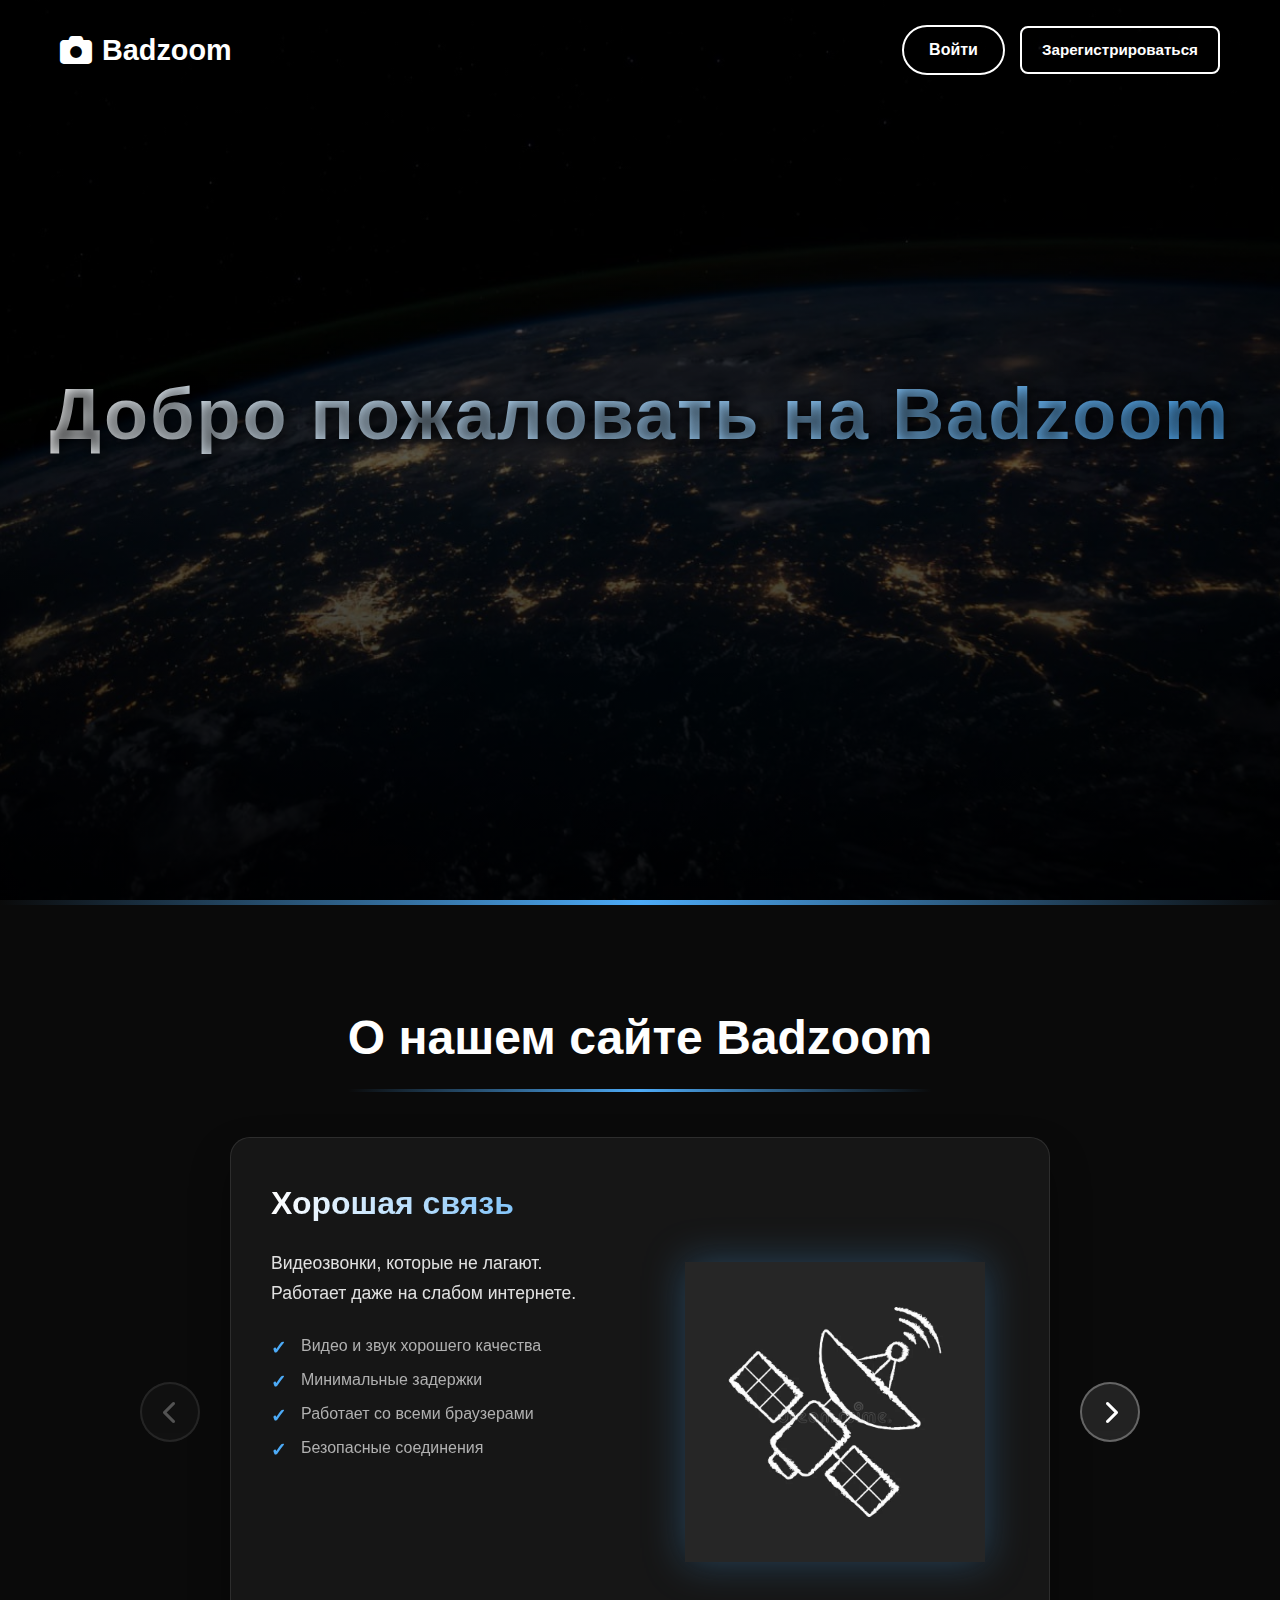
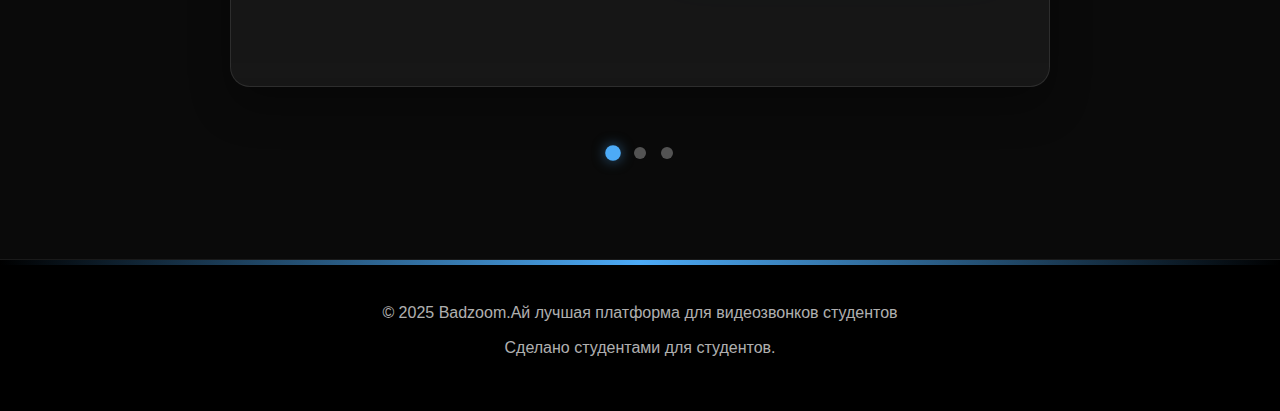
<file: Frontent/index.html>
<!DOCTYPE html>
<html lang="ru">
<head>
    <meta charset="UTF-8">
    <meta name="viewport" content="width=device-width, initial-scale=1.0">
    <title>Badzoom - Главная</title>
    <link rel="preload" href="img/planet.jpg" as="image">
    <link rel="stylesheet" href="css/style.css">
    <link rel="stylesheet" href="https://cdnjs.cloudflare.com/ajax/libs/font-awesome/6.4.0/css/all.min.css">
</head>
<body>
    <section class="parallax-section" id="home">
        <div class="parallax-bg">
            <div class="image-loading">Загрузка ...</div>
        </div>

        <header class="transparent-header">
            <div class="container">
                <div class="nav-left">
                    <a href="#home" class="logo">
                        <i class="fas fa-camera"></i>
                        <span>Badzoom</span>
                    </a>
                </div>

                <div class="nav-right">
                    <div class="auth-buttons">
                        <a href="#login" class="nav-btn login-btn">Войти</a>
                        <a href="#register" class="nav-btn register-btn">Зарегистрироваться</a>
                    </div>
                </div>
            </div>
        </header>

        <div class="hero-content">
            <h1 class="hero-title">Добро пожаловать на Badzoom</h1>
        </div>
    </section>

    <section class="content-section" id="about">
        <div class="container">
            <h2>О нашем сайте Badzoom</h2>

            <div class="slider-container">
                <button class="slider-btn prev-btn" aria-label="Предыдущая карточка">
                    <i class="fas fa-chevron-left"></i>
                </button>

                <div class="card active">
                    <div class="card-content">
                        <div class="card-text">
                            <h3>Хорошая связь</h3>
                            <p>Видеозвонки, которые не лагают. Работает даже на слабом интернете.</p>
                            <ul>
                                <li>Видео и звук хорошего качества</li>
                                <li>Минимальные задержки</li>
                                <li>Работает со всеми браузерами</li>
                                <li>Безопасные соединения</li>
                            </ul>
                        </div>
                        <div class="card-image">
                            <img src="img/sputnic.png" alt="Спутниковая связь" class="feature-image">
                        </div>
                    </div>
                </div>

                <div class="card">
                    <div class="card-content">
                        <div class="card-text">
                            <h3>Для студентов</h3>
                            <p>Площадка, где студенты могут общаться и учиться вместе.</p>
                            <ul>
                                <li>Находите одногруппников</li>
                                <li>Групповые звонки до 20 человек</li>
                                <li>Делитесь материалами к учебе</li>
                                <li>Помогайте друг другу с заданиями</li>
                            </ul>
                        </div>
                        <div class="card-image">
                            <img src="img/users.png" alt="Сообщество студентов" class="feature-image">
                        </div>
                    </div>
                </div>

                <div class="card">
                    <div class="card-content">
                        <div class="card-text">
                            <h3>Удобные чаты</h3>
                            <p>Общайтесь не только голосом. Пишите, делитесь файлами, создавайте опросы.</p>
                            <ul>
                                <li>Отправка сообщений и ссылок</li>
                                <li>Создание опросов</li>
                                <li>Открытые чаты во время звонков</li>
                            </ul>
                        </div>
                        <div class="card-image">
                            <img src="img/chats.png" alt="Умные чаты" class="feature-image">
                        </div>
                    </div>
                </div>

                <button class="slider-btn next-btn" aria-label="Следующая карточка">
                    <i class="fas fa-chevron-right"></i>
                </button>
            </div>

            <div class="slider-dots">
                <button class="dot active" data-slide="0" aria-label="Перейти к слайду 1"></button>
                <button class="dot" data-slide="1" aria-label="Перейти к слайду 2"></button>
                <button class="dot" data-slide="2" aria-label="Перейти к слайду 3"></button>
            </div>
        </div>
    </section>

    <footer class="footer">
        <div class="container">
            <p>&copy; 2025 Badzoom.Ай лучшая платформа для видеозвонков студентов</p>
            <p>Сделано студентами для студентов.</p>
        </div>
    </footer>

    <script src="js/script.js"></script>
</body>
</html>
</file>
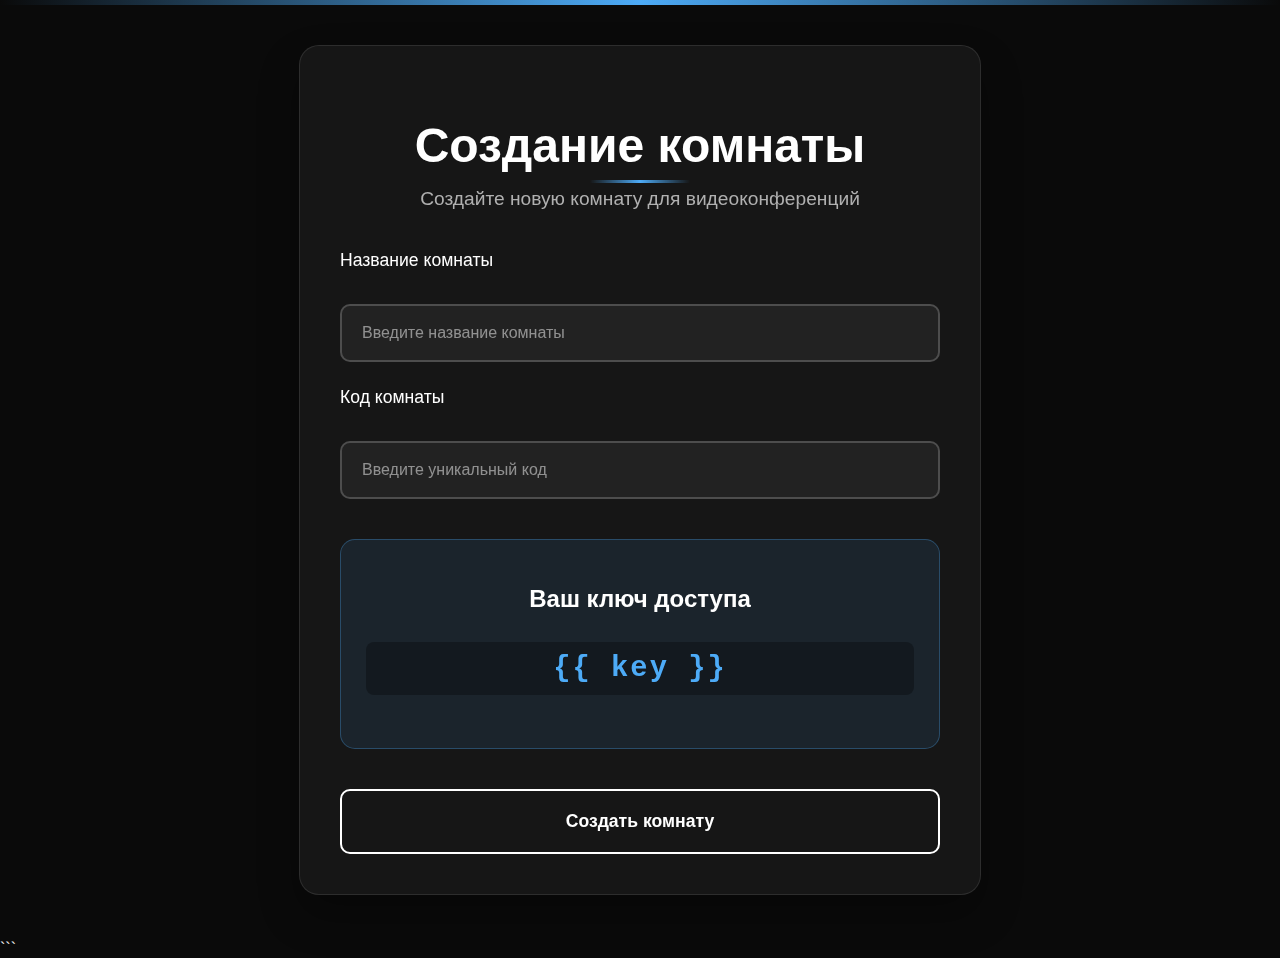
<file: Frontent/create_room.html>
<!DOCTYPE html>
<html lang="ru">
<head>
    <meta charset="UTF-8">
    <meta name="viewport" content="width=device-width, initial-scale=1.0">
    <title>Создание комнаты</title>
    <style>
        body {
            margin: 0;
            padding: 0;
            background-color: #0a0a0a;
            color: #f0f0f0;
            font-family: -apple-system, BlinkMacSystemFont, 'Segoe UI', Roboto, Oxygen, Ubuntu, sans-serif;
            min-height: 100vh;
        }

        .center-container {
            display: flex;
            justify-content: center;
            align-items: center;
            min-height: 100vh;
            padding: 20px;
            position: relative;
        }

        .center-container::before {
            content: '';
            position: absolute;
            top: 0;
            left: 0;
            width: 100%;
            height: 5px;
            background: linear-gradient(to right, transparent, #4dabf7, transparent);
        }

        .createroom-form {
            max-width: 600px;
            width: 100%;
            background: rgba(255, 255, 255, 0.05);
            border-radius: 20px;
            padding: 40px;
            border: 1px solid rgba(255, 255, 255, 0.1);
            backdrop-filter: blur(10px);
            box-shadow: 0 20px 40px rgba(0, 0, 0, 0.3);
        }

        .form-header {
            text-align: center;
            margin-bottom: 40px;
        }

        .form-header h1 {
            font-size: 3rem;
            margin-bottom: 15px;
            color: white;
            position: relative;
            display: inline-block;
        }

        .form-header h1::after {
            content: '';
            position: absolute;
            bottom: -10px;
            left: 50%;
            transform: translateX(-50%);
            width: 100px;
            height: 3px;
            background: linear-gradient(to right, transparent, #4dabf7, transparent);
        }

        .form-header p {
            font-size: 1.2rem;
            color: #b0b0b0;
            max-width: 500px;
            margin: 0 auto;
        }

        .form-group {
            display: flex;
            flex-direction: column;
            gap: 25px;
            margin-bottom: 40px;
        }

        .form-label {
            color: white;
            font-size: 1.1rem;
            font-weight: 500;
            margin-bottom: 8px;
            display: flex;
            align-items: center;
            gap: 10px;
        }

        .label-icon {
            width: 24px;
            height: 24px;
            background: #4dabf7;
            border-radius: 6px;
            position: relative;
        }

        .label-icon::before {
            content: '';
            position: absolute;
            top: 50%;
            left: 50%;
            transform: translate(-50%, -50%);
            width: 12px;
            height: 2px;
            background: white;
        }

        .form-input {
            padding: 18px 20px;
            background: rgba(255, 255, 255, 0.05);
            border: 2px solid rgba(255, 255, 255, 0.2);
            border-radius: 10px;
            color: white;
            font-size: 1rem;
            transition: all 0.3s ease;
            width: 100%;
            box-sizing: border-box;
        }

        .form-input:focus {
            outline: none;
            border-color: #4dabf7;
            background: rgba(255, 255, 255, 0.1);
            box-shadow: 0 0 15px rgba(77, 171, 247, 0.3);
        }

        .form-input::placeholder {
            color: rgba(255, 255, 255, 0.5);
        }

        .key-card {
            background: rgba(77, 171, 247, 0.1);
            border: 1px solid rgba(77, 171, 247, 0.3);
            border-radius: 15px;
            padding: 25px;
            margin-bottom: 40px;
            text-align: center;
            transition: all 0.3s ease;
        }

        .key-card:hover {
            background: rgba(77, 171, 247, 0.15);
            transform: translateY(-2px);
            box-shadow: 0 10px 20px rgba(77, 171, 247, 0.2);
        }

        .key-card h2 {
            color: white;
            font-size: 1.5rem;
            margin-bottom: 15px;
            font-weight: 600;
        }

        .key-card p {
            color: #4dabf7;
            font-size: 1.8rem;
            font-weight: 700;
            font-family: 'Courier New', monospace;
            letter-spacing: 2px;
            padding: 10px;
            background: rgba(0, 0, 0, 0.3);
            border-radius: 8px;
            word-break: break-all;
        }

        .submit-btn {
            width: 100%;
            padding: 20px;
            background: transparent;
            border: 2px solid white;
            border-radius: 10px;
            color: white;
            font-size: 1.1rem;
            font-weight: 600;
            cursor: pointer;
            transition: all 0.3s ease;
            position: relative;
            overflow: hidden;
            z-index: 1;
        }

        .submit-btn::before {
            content: '';
            position: absolute;
            top: 0;
            left: -100%;
            width: 100%;
            height: 100%;
            background: white;
            transition: left 0.3s ease;
            z-index: -1;
        }

        .submit-btn:hover {
            color: black;
        }

        .submit-btn:hover::before {
            left: 0;
        }

        .btn-text {
            position: relative;
            z-index: 2;
        }

        @media (max-width: 768px) {
            .center-container {
                padding: 20px;
                align-items: flex-start;
                padding-top: 80px;
            }

            .form-header h1 {
                font-size: 2.5rem;
            }

            .createroom-form {
                padding: 30px 20px;
                margin: 0;
            }

            .key-card {
                padding: 20px 15px;
            }

            .key-card p {
                font-size: 1.5rem;
            }

            .form-input {
                padding: 16px;
                font-size: 16px;
            }

            .submit-btn {
                padding: 18px;
                font-size: 1rem;
            }
        }

        @media (max-width: 480px) {
            .form-header h1 {
                font-size: 2rem;
            }

            .form-header p {
                font-size: 1rem;
            }

            .createroom-form {
                padding: 25px 15px;
            }

            .key-card h2 {
                font-size: 1.3rem;
            }

            .key-card p {
                font-size: 1.3rem;
            }
        }
    </style>
</head>
<body>
    <div class="center-container">
        <div class="createroom-form">
            <div class="form-header">
                <h1>Создание комнаты</h1>
                <p>Создайте новую комнату для видеоконференций</p>
            </div>

            <form id="createroomForm" action="/create_room" method="post" onsubmit="return validateForm()">
                <div class="form-group">
                    <label for="title" class="form-label">
                        Название комнаты
                    </label>
                    <input type="text" id="title" name="title" class="form-input" placeholder="Введите название комнаты">
                    
                    <label for="code" class="form-label">
                        Код комнаты
                    </label>
                    <input type="text" id="code" name="code" class="form-input" placeholder="Введите уникальный код">
                </div>

                <div class="key-card">
                    <h2>Ваш ключ доступа</h2>
                    <p>{{ key }}</p>
                </div>

                <button type="submit" class="submit-btn">
                    <span class="btn-text">Создать комнату</span>
                </button>
            </form>
        </div>
    </div>

    <script>
        function validateForm() {
            const title = document.getElementById('title').value.trim();
            const code = document.getElementById('code').value.trim();
            
            if (!title) {
                alert('Пожалуйста, введите название комнаты');
                return false;
            }
            
            if (!code) {
                alert('Пожалуйста, введите код комнаты');
                return false;
            }
            
            return true;
        }
    </script>
</body>
</html>
```
</file>
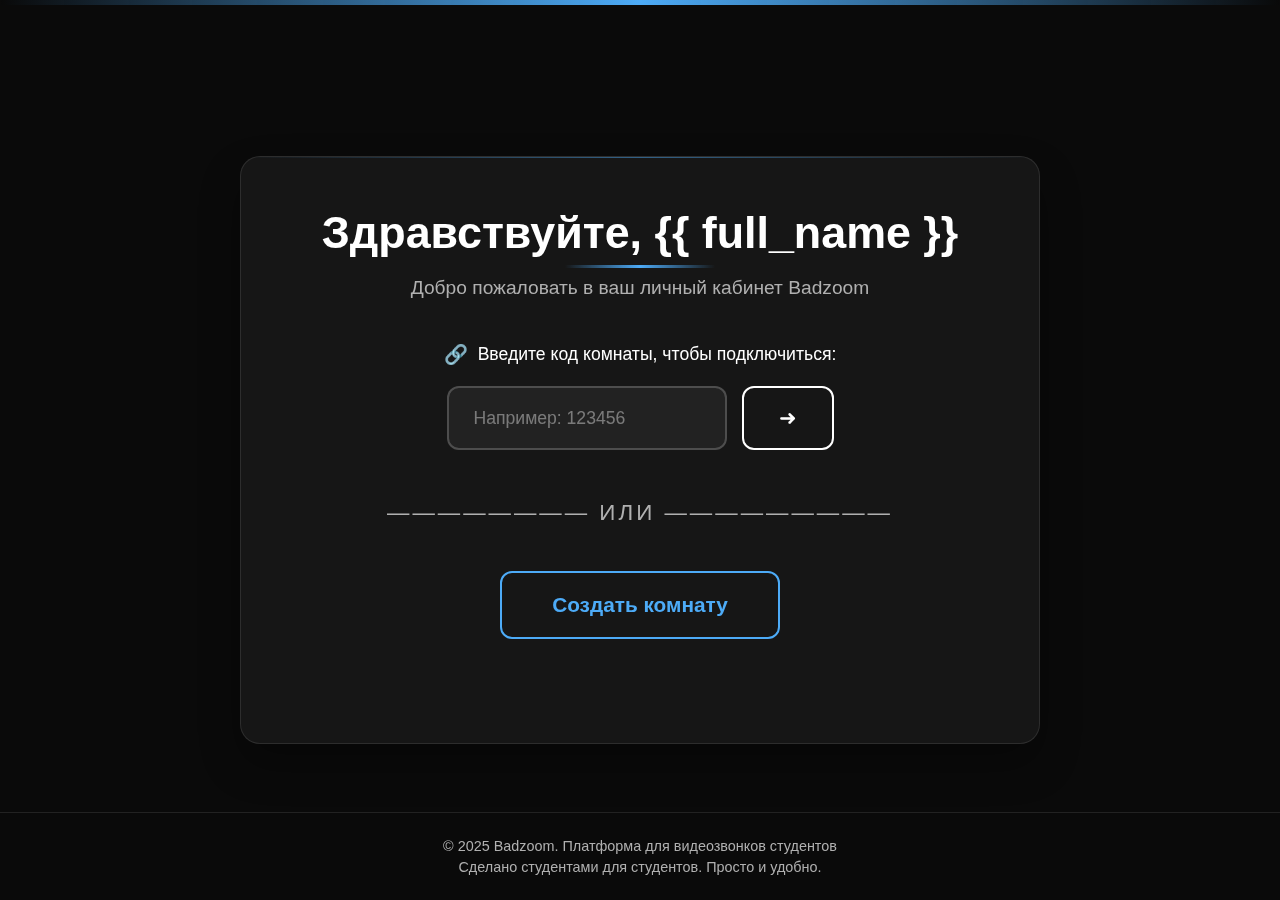
<file: Frontent/homepage.html>
<!DOCTYPE html>
<html lang="ru">
<head>
    <meta charset="UTF-8">
    <meta name="viewport" content="width=device-width, initial-scale=1.0">
    <title>Badzoom - Личный кабинет</title>
    <link rel="stylesheet" href="https://cdnjs.cloudflare.com/ajax/libs/font-awesome/6.4.0/css/all.min.css">
    <style>
        * {
            margin: 0;
            padding: 0;
            box-sizing: border-box;
            font-family: -apple-system, BlinkMacSystemFont, 'Segoe UI', Roboto, Oxygen, Ubuntu, sans-serif;
        }

        body {
            min-height: 100vh;
            background-color: #0a0a0a;
            color: #f0f0f0;
            position: relative;
            overflow-x: hidden;
        }

        body::before {
            content: '';
            position: fixed;
            top: 0;
            left: 0;
            width: 100%;
            height: 5px;
            background: linear-gradient(to right, transparent, #4dabf7, transparent);
            z-index: 1000;
        }

        .center-container {
            min-height: 100vh;
            display: flex;
            align-items: center;
            justify-content: center;
            padding: 100px 20px;
        }

        .content-card {
            width: 100%;
            max-width: 800px;
            background: rgba(255, 255, 255, 0.05);
            border-radius: 20px;
            padding: 50px;
            border: 1px solid rgba(255, 255, 255, 0.1);
            backdrop-filter: blur(10px);
            box-shadow: 0 20px 40px rgba(0, 0, 0, 0.3);
            position: relative;
            overflow: hidden;
        }

        .content-card::after {
            content: '';
            position: absolute;
            top: 0;
            left: 0;
            right: 0;
            height: 1px;
            background: linear-gradient(90deg, transparent, rgba(77, 171, 247, 0.5), transparent);
        }

        .head-container {
            text-align: center;
            margin-bottom: 40px;
        }

        .name-title {
            font-size: 2.8rem;
            color: white;
            margin-bottom: 15px;
            font-weight: 600;
            position: relative;
            display: inline-block;
        }

        .name-title::after {
            content: '';
            position: absolute;
            bottom: -10px;
            left: 50%;
            transform: translateX(-50%);
            width: 150px;
            height: 3px;
            background: linear-gradient(to right, transparent, #4dabf7, transparent);
        }

        .welcome-text {
            color: #b0b0b0;
            font-size: 1.2rem;
            margin-bottom: 40px;
            line-height: 1.6;
        }

        .room-link-form {
            margin: 40px 0;
        }

        .connect-group {
            display: flex;
            flex-direction: column;
            gap: 20px;
        }

        .form-label {
            color: white;
            font-size: 1.1rem;
            font-weight: 500;
            display: flex;
            align-items: center;
            justify-content: center;
            gap: 10px;
        }

        .label-icon::before {
            content: '🔗';
            font-size: 1.2rem;
        }

        .connect-read {
            display: flex;
            gap: 15px;
            max-width: 500px;
            margin: 0 auto;
        }

        .form-input {
            flex: 1;
            padding: 18px 25px;
            background: rgba(255, 255, 255, 0.05);
            border: 2px solid rgba(255, 255, 255, 0.2);
            border-radius: 12px;
            color: white;
            font-size: 1.1rem;
            transition: all 0.3s ease;
        }

        .form-input:focus {
            outline: none;
            border-color: #4dabf7;
            background: rgba(255, 255, 255, 0.1);
            box-shadow: 0 0 20px rgba(77, 171, 247, 0.3);
        }

        .form-input::placeholder {
            color: rgba(255, 255, 255, 0.4);
        }

        .btn-head-text {
            padding: 18px 35px;
            background: transparent;
            border: 2px solid white;
            border-radius: 12px;
            color: white;
            font-size: 1.3rem;
            cursor: pointer;
            transition: all 0.3s ease;
            position: relative;
            overflow: hidden;
            z-index: 1;
            display: flex;
            align-items: center;
            justify-content: center;
            min-width: 60px;
        }

        .btn-head-text::before {
            content: '';
            position: absolute;
            top: 0;
            left: -100%;
            width: 100%;
            height: 100%;
            background: white;
            transition: left 0.3s ease;
            z-index: -1;
        }

        .btn-head-text:hover {
            color: black;
        }

        .btn-head-text:hover::before {
            left: 0;
        }

        .create-room {
            text-align: center;
            margin: 50px 0;
        }

        .create-room .name-title {
            font-size: 1.4rem;
            color: #b0b0b0;
            font-weight: 400;
            letter-spacing: 3px;
        }

        .create-room .name-title::after {
            display: none;
        }

        .main-nav {
            margin-top: 30px;
        }

        .btn-head-user-text {
            display: inline-block;
            padding: 20px 50px;
            background: transparent;
            border: 2px solid #4dabf7;
            border-radius: 12px;
            color: #4dabf7;
            font-size: 1.3rem;
            font-weight: 600;
            cursor: pointer;
            transition: all 0.3s ease;
            text-decoration: none;
            position: relative;
            overflow: hidden;
            z-index: 1;
        }

        .btn-head-user-text::before {
            content: '';
            position: absolute;
            top: 0;
            left: -100%;
            width: 100%;
            height: 100%;
            background: #4dabf7;
            transition: left 0.3s ease;
            z-index: -1;
        }

        .btn-head-user-text:hover {
            color: black;
        }

        .btn-head-user-text:hover::before {
            left: 0;
        }

        .security-info {
            text-align: center;
            margin-top: 50px;
            padding-top: 30px;
            border-top: 1px solid rgba(255, 255, 255, 0.1);
            color: #b0b0b0;
            font-size: 0.95rem;
            line-height: 1.8;
        }

        .security-info p {
            margin: 10px 0;
        }

        .footer {
            position: fixed;
            bottom: 0;
            left: 0;
            width: 100%;
            background: rgba(10, 10, 10, 0.9);
            backdrop-filter: blur(10px);
            padding: 20px 0;
            border-top: 1px solid rgba(255, 255, 255, 0.1);
            z-index: 100;
        }

        .footer .container {
            max-width: 1200px;
            margin: 0 auto;
            padding: 0 20px;
            text-align: center;
        }

        .footer p {
            color: #b0b0b0;
            font-size: 0.9rem;
            margin: 5px 0;
        }

        @media (max-width: 768px) {
            .center-container {
                padding: 80px 20px;
            }

            .content-card {
                padding: 30px 20px;
                margin: 0 10px;
            }

            .name-title {
                font-size: 2.2rem;
            }

            .connect-read {
                flex-direction: column;
                gap: 15px;
            }

            .btn-head-text {
                width: 100%;
                padding: 18px;
            }

            .btn-head-user-text {
                padding: 18px 40px;
                font-size: 1.2rem;
            }

            .form-input {
                font-size: 16px;
                min-height: 50px;
            }
        }

        @media (max-width: 480px) {
            .name-title {
                font-size: 1.8rem;
            }

            .content-card {
                padding: 25px 15px;
            }

            .welcome-text {
                font-size: 1rem;
            }

            .form-label {
                font-size: 1rem;
            }
        }

        .error-message {
            display: none;
            padding: 15px;
            background: rgba(239, 68, 68, 0.1);
            border: 1px solid rgba(239, 68, 68, 0.3);
            border-radius: 10px;
            color: #f87171;
            font-size: 0.95rem;
            text-align: center;
            margin-top: 20px;
        }
    </style>
</head>
<body>
    <div class="center-container">
        <div class="content-card">
            <div class="head-container">
                <p class="name-title">Здравствуйте, {{ full_name }}</p>
                <p class="welcome-text">Добро пожаловать в ваш личный кабинет Badzoom</p>
                <form id="room-linkForm" class="room-link-form" action="/auth/connection_room" method="post" onsubmit="return validateForm()">
                    <div class="connect-group">
                        <label for="link" class="form-label">
                            <span class="label-icon"></span>
                            Введите код комнаты, чтобы подключиться:
                        </label>
                        <div class="connect-read">
                            <input type="text" id="link" name="link" class="form-input" placeholder="Например: 123456">
                            <button type="submit" class="btn-head-text">➜</button>
                        </div>
                    </div>
                </form>
            </div>
            
            <div class="create-room">
                <p class="name-title">―――――――― ИЛИ ―――――――――</p>
                <nav class="main-nav">
                    <a href="#" class="btn-head-user-text">Создать комнату</a>
                </nav>
            </div>
        </div>
    </div>

    <footer class="footer">
        <div class="container">
            <p>&copy; 2025 Badzoom. Платформа для видеозвонков студентов</p>
            <p>Сделано студентами для студентов. Просто и удобно.</p>
        </div>
    </footer>

    <script>
    function validateForm() {
        const linkInput = document.getElementById('link');
        if (!linkInput.value.trim()) {
            alert('Пожалуйста, введите код комнаты');
            return false;
        }
        return true;
    }
    </script>
</body>
</html>
</file>
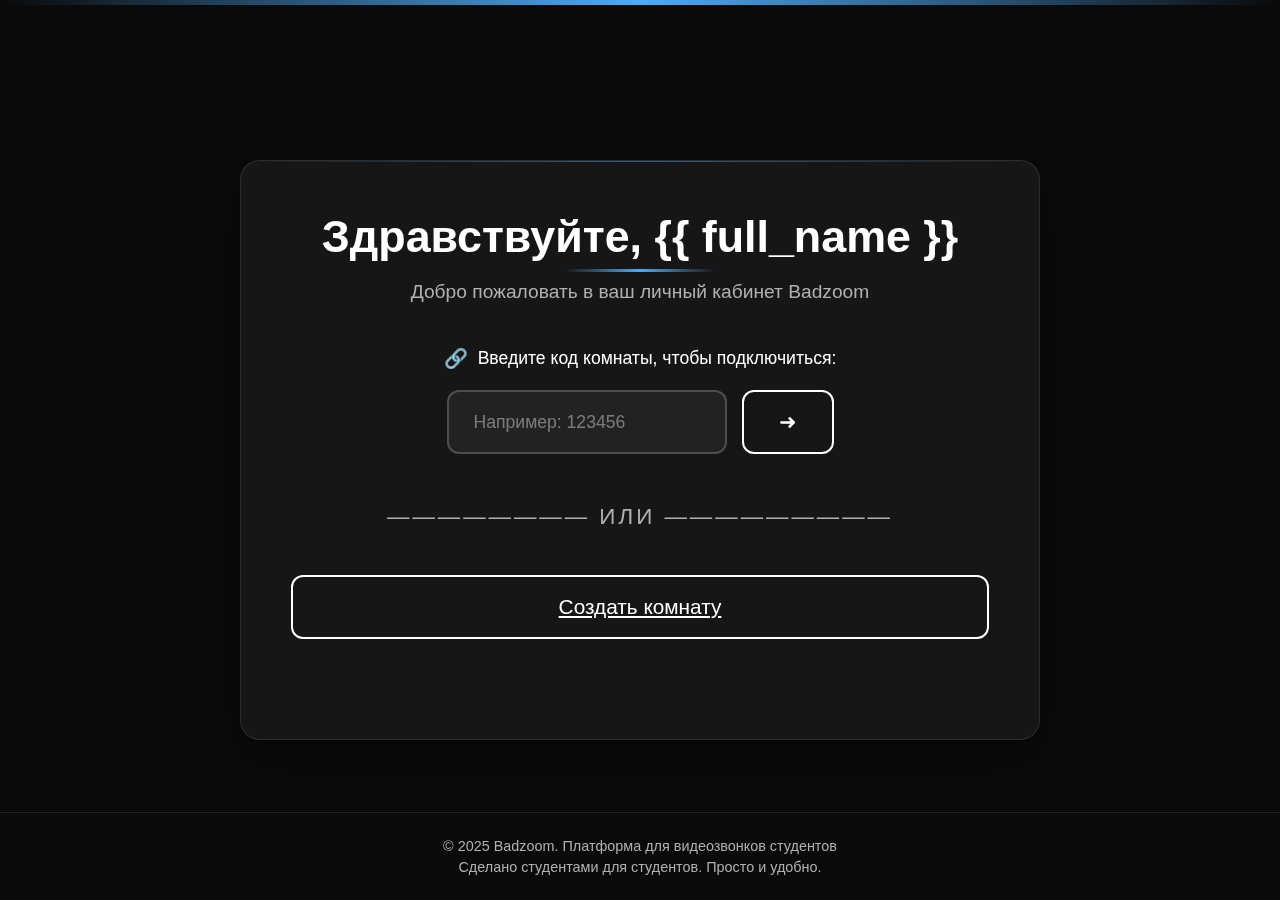
<file: Frontent/homepage_admin.html>
<!DOCTYPE html>
<html lang="ru">
<head>
    <meta charset="UTF-8">
    <meta name="viewport" content="width=device-width, initial-scale=1.0">
    <title>Badzoom - Личный кабинет</title>
    <link rel="stylesheet" href="https://cdnjs.cloudflare.com/ajax/libs/font-awesome/6.4.0/css/all.min.css">
    <style>
        * {
            margin: 0;
            padding: 0;
            box-sizing: border-box;
            font-family: -apple-system, BlinkMacSystemFont, 'Segoe UI', Roboto, Oxygen, Ubuntu, sans-serif;
        }

        body {
            min-height: 100vh;
            background-color: #0a0a0a;
            color: #f0f0f0;
            position: relative;
            overflow-x: hidden;
        }

        body::before {
            content: '';
            position: fixed;
            top: 0;
            left: 0;
            width: 100%;
            height: 5px;
            background: linear-gradient(to right, transparent, #4dabf7, transparent);
            z-index: 1000;
        }

        .center-container {
            min-height: 100vh;
            display: flex;
            align-items: center;
            justify-content: center;
            padding: 100px 20px;
        }

        .content-card {
            width: 100%;
            max-width: 800px;
            background: rgba(255, 255, 255, 0.05);
            border-radius: 20px;
            padding: 50px;
            border: 1px solid rgba(255, 255, 255, 0.1);
            backdrop-filter: blur(10px);
            box-shadow: 0 20px 40px rgba(0, 0, 0, 0.3);
            position: relative;
            overflow: hidden;
        }

        .content-card::after {
            content: '';
            position: absolute;
            top: 0;
            left: 0;
            right: 0;
            height: 1px;
            background: linear-gradient(90deg, transparent, rgba(77, 171, 247, 0.5), transparent);
        }

        .head-container {
            text-align: center;
            margin-bottom: 40px;
        }

        .name-title {
            font-size: 2.8rem;
            color: white;
            margin-bottom: 15px;
            font-weight: 600;
            position: relative;
            display: inline-block;
        }

        .name-title::after {
            content: '';
            position: absolute;
            bottom: -10px;
            left: 50%;
            transform: translateX(-50%);
            width: 150px;
            height: 3px;
            background: linear-gradient(to right, transparent, #4dabf7, transparent);
        }

        .welcome-text {
            color: #b0b0b0;
            font-size: 1.2rem;
            margin-bottom: 40px;
            line-height: 1.6;
        }

        .room-link-form {
            margin: 40px 0;
        }

        .connect-group {
            display: flex;
            flex-direction: column;
            gap: 20px;
        }

        .form-label {
            color: white;
            font-size: 1.1rem;
            font-weight: 500;
            display: flex;
            align-items: center;
            justify-content: center;
            gap: 10px;
        }

        .label-icon::before {
            content: '🔗';
            font-size: 1.2rem;
        }

        .connect-read {
            display: flex;
            gap: 15px;
            max-width: 500px;
            margin: 0 auto;
        }

        .form-input {
            flex: 1;
            padding: 18px 25px;
            background: rgba(255, 255, 255, 0.05);
            border: 2px solid rgba(255, 255, 255, 0.2);
            border-radius: 12px;
            color: white;
            font-size: 1.1rem;
            transition: all 0.3s ease;
        }

        .form-input:focus {
            outline: none;
            border-color: #4dabf7;
            background: rgba(255, 255, 255, 0.1);
            box-shadow: 0 0 20px rgba(77, 171, 247, 0.3);
        }

        .form-input::placeholder {
            color: rgba(255, 255, 255, 0.4);
        }

        .btn-head-text {
            padding: 18px 35px;
            background: transparent;
            border: 2px solid white;
            border-radius: 12px;
            color: white;
            font-size: 1.3rem;
            cursor: pointer;
            transition: all 0.3s ease;
            position: relative;
            overflow: hidden;
            z-index: 1;
            display: flex;
            align-items: center;
            justify-content: center;
            min-width: 60px;
        }

        .btn-head-text::before {
            content: '';
            position: absolute;
            top: 0;
            left: -100%;
            width: 100%;
            height: 100%;
            background: white;
            transition: left 0.3s ease;
            z-index: -1;
        }

        .btn-head-text:hover {
            color: black;
        }

        .btn-head-text:hover::before {
            left: 0;
        }

        .create-room {
            text-align: center;
            margin: 50px 0;
        }

        .create-room .name-title {
            font-size: 1.4rem;
            color: #b0b0b0;
            font-weight: 400;
            letter-spacing: 3px;
        }

        .create-room .name-title::after {
            display: none;
        }

        .main-nav {
            margin-top: 30px;
        }

        .btn-head-user-text {
            display: inline-block;
            padding: 20px 50px;
            background: transparent;
            border: 2px solid #4dabf7;
            border-radius: 12px;
            color: #4dabf7;
            font-size: 1.3rem;
            font-weight: 600;
            cursor: pointer;
            transition: all 0.3s ease;
            text-decoration: none;
            position: relative;
            overflow: hidden;
            z-index: 1;
        }

        .btn-head-user-text::before {
            content: '';
            position: absolute;
            top: 0;
            left: -100%;
            width: 100%;
            height: 100%;
            background: #4dabf7;
            transition: left 0.3s ease;
            z-index: -1;
        }

        .btn-head-user-text:hover {
            color: black;
        }

        .btn-head-user-text:hover::before {
            left: 0;
        }

        .security-info {
            text-align: center;
            margin-top: 50px;
            padding-top: 30px;
            border-top: 1px solid rgba(255, 255, 255, 0.1);
            color: #b0b0b0;
            font-size: 0.95rem;
            line-height: 1.8;
        }

        .security-info p {
            margin: 10px 0;
        }

        .footer {
            position: fixed;
            bottom: 0;
            left: 0;
            width: 100%;
            background: rgba(10, 10, 10, 0.9);
            backdrop-filter: blur(10px);
            padding: 20px 0;
            border-top: 1px solid rgba(255, 255, 255, 0.1);
            z-index: 100;
        }

        .footer .container {
            max-width: 1200px;
            margin: 0 auto;
            padding: 0 20px;
            text-align: center;
        }

        .footer p {
            color: #b0b0b0;
            font-size: 0.9rem;
            margin: 5px 0;
        }

        @media (max-width: 768px) {
            .center-container {
                padding: 80px 20px;
            }

            .content-card {
                padding: 30px 20px;
                margin: 0 10px;
            }

            .name-title {
                font-size: 2.2rem;
            }

            .connect-read {
                flex-direction: column;
                gap: 15px;
            }

            .btn-head-text {
                width: 100%;
                padding: 18px;
            }

            .btn-head-user-text {
                padding: 18px 40px;
                font-size: 1.2rem;
            }

            .form-input {
                font-size: 16px;
                min-height: 50px;
            }
        }

        @media (max-width: 480px) {
            .name-title {
                font-size: 1.8rem;
            }

            .content-card {
                padding: 25px 15px;
            }

            .welcome-text {
                font-size: 1rem;
            }

            .form-label {
                font-size: 1rem;
            }
        }

        .error-message {
            display: none;
            padding: 15px;
            background: rgba(239, 68, 68, 0.1);
            border: 1px solid rgba(239, 68, 68, 0.3);
            border-radius: 10px;
            color: #f87171;
            font-size: 0.95rem;
            text-align: center;
            margin-top: 20px;
        }
    </style>
</head>
<body>
    <div class="center-container">
        <div class="content-card">
            <div class="head-container">
                <p class="name-title">Здравствуйте, {{ full_name }}</p>
                <p class="welcome-text">Добро пожаловать в ваш личный кабинет Badzoom</p>
                <form id="room-linkForm" class="room-link-form" action="/auth/connection_room" method="post" onsubmit="return validateForm()">
                    <div class="connect-group">
                        <label for="link" class="form-label">
                            <span class="label-icon"></span>
                            Введите код комнаты, чтобы подключиться:
                        </label>
                        <div class="connect-read">
                            <input type="text" id="link" name="link" class="form-input" placeholder="Например: 123456">
                            <button type="submit" class="btn-head-text">➜</button>
                        </div>
                    </div>
                </form>
            </div>
            
            <div class="create-room">
                <p class="name-title">―――――――― ИЛИ ―――――――――</p>
                <nav class="main-nav">
                    <a class="btn-head-text" href="/auth/create_room">Cоздать комнату</a>
                </nav>
            </div>
        </div>
    </div>

    <footer class="footer">
        <div class="container">
            <p>&copy; 2025 Badzoom. Платформа для видеозвонков студентов</p>
            <p>Сделано студентами для студентов. Просто и удобно.</p>
        </div>
    </footer>

    <script>
    function validateForm() {
        const linkInput = document.getElementById('link');
        if (!linkInput.value.trim()) {
            alert('Пожалуйста, введите код комнаты');
            return false;
        }
        return true;
    }
    </script>
</body>
</html>
</file>
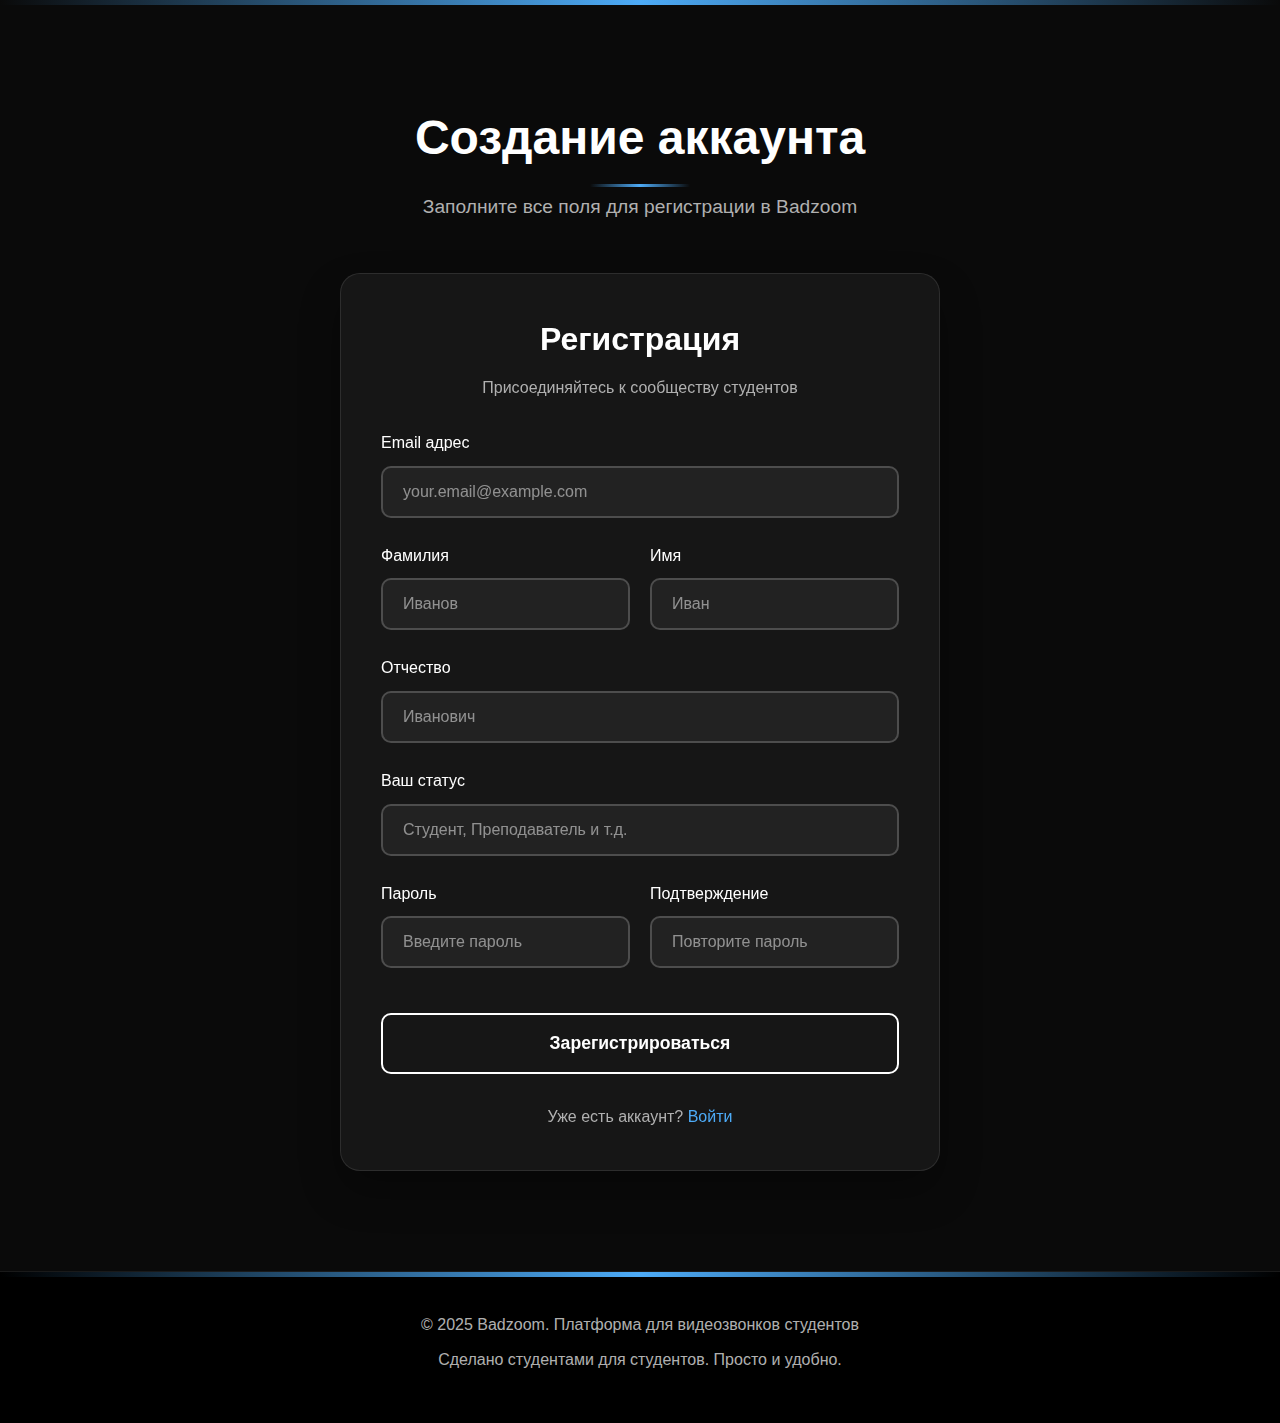
<file: Frontent/register.html>
<!DOCTYPE html>
<html lang="ru">
<head>
    <meta charset="UTF-8">
    <meta name="viewport" content="width=device-width, initial-scale=1.0">
    <title>Badzoom - Регистрация</title>
    <link rel="preload" href="img/planet.jpg" as="image">
    <link rel="stylesheet" href="css/style.css">
    <link rel="stylesheet" href="https://cdnjs.cloudflare.com/ajax/libs/font-awesome/6.4.0/css/all.min.css">
    <style>
        .registration-section {
            min-height: 100vh;
            padding: 100px 0;
            background-color: #0a0a0a;
            color: #f0f0f0;
            position: relative;
        }

        .registration-section::before {
            content: '';
            position: absolute;
            top: 0;
            left: 0;
            width: 100%;
            height: 5px;
            background: linear-gradient(to right, transparent, #4dabf7, transparent);
        }

        .registration-header {
            text-align: center;
            margin-bottom: 50px;
        }

        .registration-header h1 {
            font-size: 3rem;
            margin-bottom: 15px;
            color: white;
            position: relative;
            display: inline-block;
        }

        .registration-header h1::after {
            content: '';
            position: absolute;
            bottom: -10px;
            left: 50%;
            transform: translateX(-50%);
            width: 100px;
            height: 3px;
            background: linear-gradient(to right, transparent, #4dabf7, transparent);
        }

        .registration-header p {
            font-size: 1.2rem;
            color: #b0b0b0;
            max-width: 600px;
            margin: 0 auto;
        }

        .registration-card {
            max-width: 600px;
            margin: 0 auto;
            background: rgba(255, 255, 255, 0.05);
            border-radius: 20px;
            padding: 40px;
            border: 1px solid rgba(255, 255, 255, 0.1);
            backdrop-filter: blur(10px);
            box-shadow: 0 20px 40px rgba(0, 0, 0, 0.3);
        }

        .form-header {
            text-align: center;
            margin-bottom: 30px;
        }

        .form-header h2 {
            font-size: 2rem;
            margin-bottom: 10px;
            color: white;
        }

        .form-subtitle {
            color: #b0b0b0;
            font-size: 1rem;
        }

        .registration-form {
            display: flex;
            flex-direction: column;
            gap: 25px;
        }

        .form-group {
            display: flex;
            flex-direction: column;
            gap: 10px;
        }

        .form-label {
            color: white;
            font-size: 1rem;
            font-weight: 500;
        }

        .form-input {
            padding: 15px 20px;
            background: rgba(255, 255, 255, 0.05);
            border: 2px solid rgba(255, 255, 255, 0.2);
            border-radius: 10px;
            color: white;
            font-size: 1rem;
            transition: all 0.3s ease;
            width: 100%;
        }

        .form-input:focus {
            outline: none;
            border-color: #4dabf7;
            background: rgba(255, 255, 255, 0.1);
            box-shadow: 0 0 15px rgba(77, 171, 247, 0.3);
        }

        .form-input::placeholder {
            color: rgba(255, 255, 255, 0.5);
        }

        .form-row {
            display: flex;
            gap: 20px;
        }

        .form-row .form-group {
            flex: 1;
        }

        .submit-btn {
            margin-top: 20px;
            padding: 18px;
            background: transparent;
            border: 2px solid white;
            border-radius: 10px;
            color: white;
            font-size: 1.1rem;
            font-weight: 600;
            cursor: pointer;
            transition: all 0.3s ease;
            position: relative;
            overflow: hidden;
            z-index: 1;
        }

        .submit-btn::before {
            content: '';
            position: absolute;
            top: 0;
            left: -100%;
            width: 100%;
            height: 100%;
            background: white;
            transition: left 0.3s ease;
            z-index: -1;
        }

        .submit-btn:hover {
            color: black;
        }

        .submit-btn:hover::before {
            left: 0;
        }

        .error-message {
            display: none;
            padding: 15px;
            background: rgba(239, 68, 68, 0.1);
            border: 1px solid rgba(239, 68, 68, 0.3);
            border-radius: 10px;
            color: #f87171;
            font-size: 0.95rem;
            text-align: center;
            margin-top: 20px;
        }

        .form-info {
            margin-top: 30px;
            padding-top: 25px;
            border-top: 1px solid rgba(255, 255, 255, 0.1);
            text-align: center;
            color: #b0b0b0;
            font-size: 0.95rem;
            line-height: 1.6;
        }

        .login-link {
            text-align: center;
            margin-top: 30px;
            color: #b0b0b0;
        }

        .login-link a {
            color: #4dabf7;
            text-decoration: none;
            transition: color 0.3s;
        }

        .login-link a:hover {
            color: #ffffff;
            text-decoration: underline;
        }

        @media (max-width: 768px) {
            .registration-section {
                padding: 80px 0;
            }

            .registration-header h1 {
                font-size: 2.5rem;
            }

            .registration-card {
                padding: 30px 20px;
                margin: 0 20px;
            }

            .form-row {
                flex-direction: column;
                gap: 0;
            }

            .form-input {
                font-size: 16px;
                min-height: 50px;
            }

            .submit-btn {
                min-height: 50px;
                font-size: 1rem;
            }
        }

        @media (max-width: 480px) {
            .registration-header h1 {
                font-size: 2rem;
            }

            .registration-card {
                padding: 25px 15px;
            }

            .form-header h2 {
                font-size: 1.8rem;
            }
        }
    </style>
</head>
<body>
    <section class="registration-section" id="register">
        <div class="container">
            <div class="registration-header">
                <h1>Создание аккаунта</h1>
                <p>Заполните все поля для регистрации в Badzoom</p>
            </div>

            <div class="registration-card">
                <div class="form-header">
                    <h2>Регистрация</h2>
                    <p class="form-subtitle">Присоединяйтесь к сообществу студентов</p>
                </div>

                <form id="registrationForm" class="registration-form" action="/auth/register" method="post">
                    <div class="form-group">
                        <label for="email" class="form-label">Email адрес</label>
                        <input type="email" id="email" name="email" class="form-input" placeholder="your.email@example.com" required>
                    </div>

                    <div class="form-row">
                        <div class="form-group">
                            <label for="last_name" class="form-label">Фамилия</label>
                            <input type="text" id="last_name" name="last_name" class="form-input" placeholder="Иванов" required>
                        </div>
                        <div class="form-group">
                            <label for="first_name" class="form-label">Имя</label>
                            <input type="text" id="first_name" name="first_name" class="form-input" placeholder="Иван" required>
                        </div>
                    </div>

                    <div class="form-group">
                        <label for="middle_name" class="form-label">Отчество</label>
                        <input type="text" id="middle_name" name="middle_name" class="form-input" placeholder="Иванович">
                    </div>

                    <div class="form-group">
                        <label for="position" class="form-label">Ваш статус</label>
                        <input type="text" id="position" name="position" class="form-input" placeholder="Студент, Преподаватель и т.д." required>
                    </div>

                    <div class="form-row">
                        <div class="form-group">
                            <label for="password" class="form-label">Пароль</label>
                            <input type="password" id="password" name="password" class="form-input" placeholder="Введите пароль" required>
                        </div>
                        <div class="form-group">
                            <label for="password_confirm" class="form-label">Подтверждение</label>
                            <input type="password" id="password_confirm" name="password_confirm" class="form-input" placeholder="Повторите пароль" required>
                        </div>
                    </div>

                    <button type="submit" class="submit-btn">Зарегистрироваться</button>
                </form>

                <div id="errorMessage" class="error-message" style="display: none;">Уведомление</div>
                <div class="login-link">
                    <p>Уже есть аккаунт? <a href="login.html">Войти</a></p>
                </div>
            </div>
        </div>
    </section>

    <footer class="footer">
        <div class="container">
            <p>&copy; 2025 Badzoom. Платформа для видеозвонков студентов</p>
            <p>Сделано студентами для студентов. Просто и удобно.</p>
        </div>
    </footer>

    <script src="js/script.js"></script>
</body>

</html>
</file>
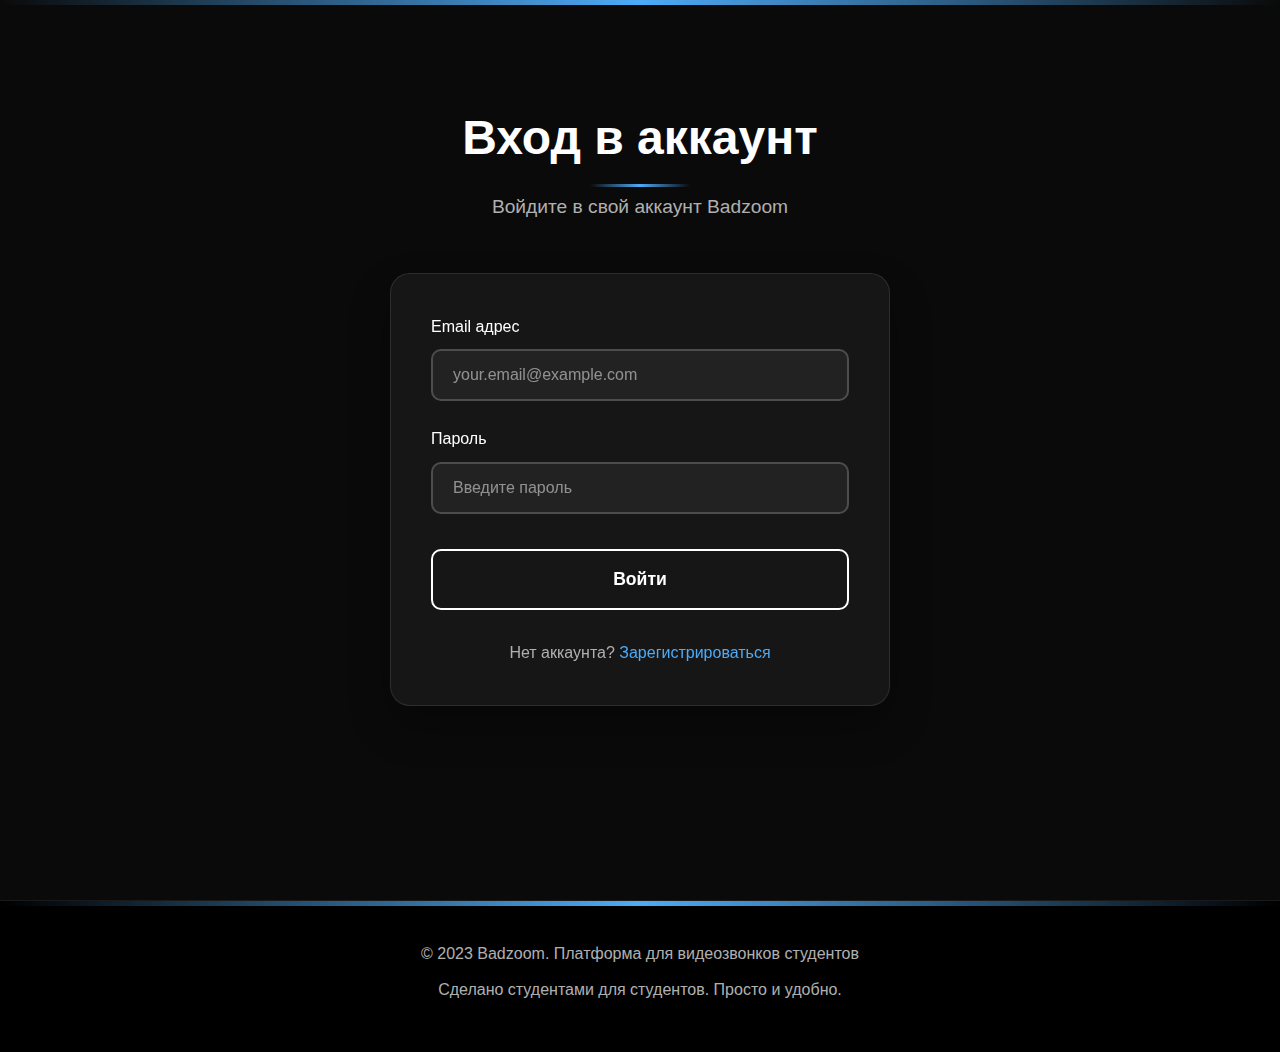
<file: Frontent/sign.html>
<!DOCTYPE html>
<html lang="ru">
<head>
    <meta charset="UTF-8">
    <meta name="viewport" content="width=device-width, initial-scale=1.0">
    <title>Badzoom - Вход</title>
    <link rel="preload" href="img/planet.jpg" as="image">
    <link rel="stylesheet" href="css/style.css">
    <link rel="stylesheet" href="https://cdnjs.cloudflare.com/ajax/libs/font-awesome/6.4.0/css/all.min.css">
    <style>
        .login-section {
            min-height: 100vh;
            padding: 100px 0;
            background-color: #0a0a0a;
            color: #f0f0f0;
            position: relative;
        }

        .login-section::before {
            content: '';
            position: absolute;
            top: 0;
            left: 0;
            width: 100%;
            height: 5px;
            background: linear-gradient(to right, transparent, #4dabf7, transparent);
        }

        .login-header {
            text-align: center;
            margin-bottom: 50px;
        }

        .login-header h1 {
            font-size: 3rem;
            margin-bottom: 15px;
            color: white;
            position: relative;
            display: inline-block;
        }

        .login-header h1::after {
            content: '';
            position: absolute;
            bottom: -10px;
            left: 50%;
            transform: translateX(-50%);
            width: 100px;
            height: 3px;
            background: linear-gradient(to right, transparent, #4dabf7, transparent);
        }

        .login-header p {
            font-size: 1.2rem;
            color: #b0b0b0;
            max-width: 600px;
            margin: 0 auto;
        }

        .login-card {
            max-width: 500px;
            margin: 0 auto;
            background: rgba(255, 255, 255, 0.05);
            border-radius: 20px;
            padding: 40px;
            border: 1px solid rgba(255, 255, 255, 0.1);
            backdrop-filter: blur(10px);
            box-shadow: 0 20px 40px rgba(0, 0, 0, 0.3);
        }

        .login-form {
            display: flex;
            flex-direction: column;
            gap: 25px;
        }

        .form-group {
            display: flex;
            flex-direction: column;
            gap: 10px;
        }

        .form-label {
            color: white;
            font-size: 1rem;
            font-weight: 500;
        }

        .form-input {
            padding: 15px 20px;
            background: rgba(255, 255, 255, 0.05);
            border: 2px solid rgba(255, 255, 255, 0.2);
            border-radius: 10px;
            color: white;
            font-size: 1rem;
            transition: all 0.3s ease;
            width: 100%;
        }

        .form-input:focus {
            outline: none;
            border-color: #4dabf7;
            background: rgba(255, 255, 255, 0.1);
            box-shadow: 0 0 15px rgba(77, 171, 247, 0.3);
        }

        .form-input::placeholder {
            color: rgba(255, 255, 255, 0.5);
        }

        .submit-btn {
            margin-top: 10px;
            padding: 18px;
            background: transparent;
            border: 2px solid white;
            border-radius: 10px;
            color: white;
            font-size: 1.1rem;
            font-weight: 600;
            cursor: pointer;
            transition: all 0.3s ease;
            position: relative;
            overflow: hidden;
            z-index: 1;
        }

        .submit-btn::before {
            content: '';
            position: absolute;
            top: 0;
            left: -100%;
            width: 100%;
            height: 100%;
            background: white;
            transition: left 0.3s ease;
            z-index: -1;
        }

        .submit-btn:hover {
            color: black;
        }

        .submit-btn:hover::before {
            left: 0;
        }

        .register-link {
            text-align: center;
            margin-top: 30px;
            color: #b0b0b0;
        }

        .register-link a {
            color: #4dabf7;
            text-decoration: none;
            transition: color 0.3s;
        }

        .register-link a:hover {
            color: #ffffff;
            text-decoration: underline;
        }

        @media (max-width: 768px) {
            .login-section {
                padding: 80px 0;
            }

            .login-header h1 {
                font-size: 2.5rem;
            }

            .login-card {
                padding: 30px 20px;
                margin: 0 20px;
            }

            .form-input {
                font-size: 16px;
                min-height: 50px;
            }

            .submit-btn {
                min-height: 50px;
                font-size: 1rem;
            }
        }

        @media (max-width: 480px) {
            .login-header h1 {
                font-size: 2rem;
            }

            .login-card {
                padding: 25px 15px;
            }
        }
    </style>
</head>
<body>
    <section class="login-section" id="login">
        <div class="container">
            <div class="login-header">
                <h1>Вход в аккаунт</h1>
                <p>Войдите в свой аккаунт Badzoom</p>
            </div>

            <div class="login-card">
                <form class="login-form">
                    <div class="form-group">
                        <label for="login_email" class="form-label">Email адрес</label>
                        <input type="email" id="login_email" class="form-input" placeholder="your.email@example.com" required>
                    </div>

                    <div class="form-group">
                        <label for="login_password" class="form-label">Пароль</label>
                        <input type="password" id="login_password" class="form-input" placeholder="Введите пароль" required>
                    </div>

                    <button type="submit" class="submit-btn">Войти</button>
                </form>

                <div class="register-link">
                    <p>Нет аккаунта? <a href="register.html">Зарегистрироваться</a></p>
                </div>
            </div>
        </div>
    </section>

    <footer class="footer">
        <div class="container">
            <p>&copy; 2023 Badzoom. Платформа для видеозвонков студентов</p>
            <p>Сделано студентами для студентов. Просто и удобно.</p>
        </div>
    </footer>
</body>
</html>
</file>
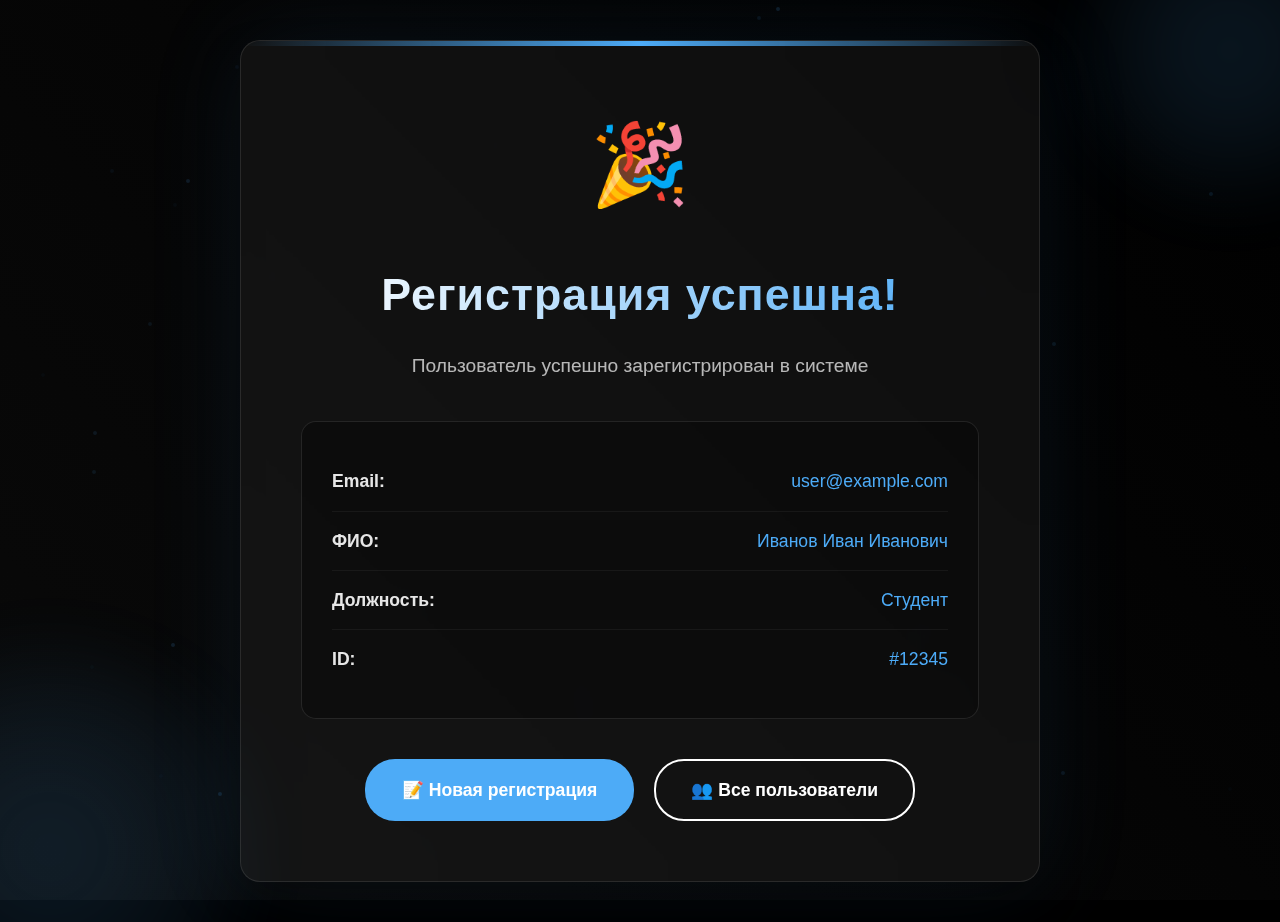
<file: Frontent/success.html>
<!DOCTYPE html>
<html lang="ru">
<head>
    <meta charset="UTF-8">
    <meta name="viewport" content="width=device-width, initial-scale=1.0">
    <title>Регистрация успешна</title>
    <style>
        :root {
            --primary-color: #4dabf7;
            --dark-bg: #0a0a0a;
            --card-bg: rgba(255, 255, 255, 0.05);
            --text-color: #f0f0f0;
            --border-color: rgba(255, 255, 255, 0.1);
        }

        * {
            margin: 0;
            padding: 0;
            box-sizing: border-box;
        }

        html {
            scroll-behavior: smooth;
        }

        body {
            font-family: 'Segoe UI', Tahoma, Geneva, Verdana, sans-serif;
            line-height: 1.6;
            color: var(--text-color);
            overflow-x: hidden;
            background-color: #000;
            margin: 0;
            padding: 0;
            min-height: 100vh;
            position: relative;
        }

        body::before {
            content: '';
            position: fixed;
            top: 0;
            left: 0;
            width: 100%;
            height: 100%;
            background: linear-gradient(
                45deg,
                rgba(10, 10, 10, 0.95) 0%,
                rgba(0, 0, 0, 0.98) 100%
            ), url('data:image/svg+xml,<svg xmlns="http://www.w3.org/2000/svg" viewBox="0 0 100 100"><circle cx="50" cy="50" r="2" fill="rgba(77,171,247,0.1)"/></svg>');
            background-size: cover;
            background-attachment: fixed;
            z-index: -2;
        }

        .center-container {
            min-height: 100vh;
            display: flex;
            align-items: center;
            justify-content: center;
            padding: 40px 20px;
            position: relative;
            z-index: 1;
        }

        .registration-card {
            background: var(--card-bg);
            border-radius: 20px;
            padding: 60px;
            max-width: 800px;
            width: 100%;
            border: 1px solid var(--border-color);
            backdrop-filter: blur(10px);
            box-shadow: 0 20px 40px rgba(0, 0, 0, 0.3),
                        0 0 100px rgba(77, 171, 247, 0.1);
            position: relative;
            overflow: hidden;
            animation: cardAppear 0.8s ease-out;
        }

        .registration-card::before {
            content: '';
            position: absolute;
            top: 0;
            left: 0;
            right: 0;
            height: 5px;
            background: linear-gradient(to right, transparent, var(--primary-color), transparent);
        }

        @keyframes cardAppear {
            from {
                opacity: 0;
                transform: translateY(30px);
            }
            to {
                opacity: 1;
                transform: translateY(0);
            }
        }

        .success-container {
            text-align: center;
        }

        .success-icon {
            font-size: 5rem;
            margin-bottom: 30px;
            animation: bounceIn 1s ease;
            display: inline-block;
        }

        @keyframes bounceIn {
            0% {
                transform: scale(0.3);
                opacity: 0;
            }
            50% {
                transform: scale(1.1);
            }
            70% {
                transform: scale(0.9);
            }
            100% {
                transform: scale(1);
                opacity: 1;
            }
        }

        .success-container h2 {
            font-size: 2.8rem;
            margin-bottom: 20px;
            color: white;
            font-weight: 700;
            background: linear-gradient(to right, #ffffff, var(--primary-color));
            -webkit-background-clip: text;
            -webkit-text-fill-color: transparent;
            background-clip: text;
            letter-spacing: 1px;
        }

        .success-container p {
            font-size: 1.2rem;
            color: rgba(255, 255, 255, 0.7);
            margin-bottom: 40px;
        }

        .user-info {
            background: rgba(0, 0, 0, 0.3);
            border-radius: 15px;
            padding: 30px;
            margin: 40px 0;
            border: 1px solid rgba(255, 255, 255, 0.1);
        }

        .user-detail {
            display: flex;
            justify-content: space-between;
            align-items: center;
            padding: 15px 0;
            border-bottom: 1px solid rgba(255, 255, 255, 0.05);
            transition: all 0.3s ease;
        }

        .user-detail:hover {
            background: rgba(77, 171, 247, 0.05);
            padding-left: 20px;
            padding-right: 20px;
            margin: 0 -20px;
            border-radius: 8px;
        }

        .user-detail:last-child {
            border-bottom: none;
        }

        .detail-label {
            font-size: 1.1rem;
            color: rgba(255, 255, 255, 0.9);
            font-weight: 600;
            display: flex;
            align-items: center;
            gap: 10px;
        }

        .detail-value {
            font-size: 1.1rem;
            color: var(--primary-color);
            font-weight: 500;
            text-align: right;
            word-break: break-word;
        }

        .action-buttons {
            display: flex;
            gap: 20px;
            justify-content: center;
            margin-top: 40px;
        }

        .btn {
            text-decoration: none;
            padding: 15px 35px;
            border-radius: 30px;
            font-weight: 600;
            font-size: 1.1rem;
            transition: all 0.3s ease;
            cursor: pointer;
            display: inline-flex;
            align-items: center;
            justify-content: center;
            gap: 10px;
            position: relative;
            overflow: hidden;
            z-index: 1;
            min-width: 200px;
            border: 2px solid transparent;
        }

        .btn::before {
            content: '';
            position: absolute;
            top: 0;
            left: -100%;
            width: 100%;
            height: 100%;
            transition: left 0.3s ease;
            z-index: -1;
        }

        .btn:hover {
            transform: translateY(-3px);
            box-shadow: 0 10px 25px rgba(77, 171, 247, 0.3);
        }

        .btn:active {
            transform: translateY(-1px);
        }

        .btn-primary {
            background: var(--primary-color);
            color: white;
        }

        .btn-primary::before {
            background: rgba(255, 255, 255, 0.2);
        }

        .btn-primary:hover::before {
            left: 0;
        }

        .btn-secondary {
            background: transparent;
            color: white;
            border-color: white;
        }

        .btn-secondary::before {
            background: white;
        }

        .btn-secondary:hover {
            color: black;
        }

        .btn-secondary:hover::before {
            left: 0;
        }

        .decoration {
            position: fixed;
            border-radius: 50%;
            background: radial-gradient(circle, var(--primary-color), transparent);
            filter: blur(40px);
            opacity: 0.15;
            z-index: 0;
        }

        .decoration-1 {
            width: 300px;
            height: 300px;
            top: -100px;
            right: -100px;
            animation: float 20s ease-in-out infinite;
        }

        .decoration-2 {
            width: 400px;
            height: 400px;
            bottom: -150px;
            left: -150px;
            animation: float 25s ease-in-out infinite reverse;
        }

        @keyframes float {
            0%, 100% {
                transform: translate(0, 0) rotate(0deg);
            }
            33% {
                transform: translate(30px, -30px) rotate(120deg);
            }
            66% {
                transform: translate(-20px, 20px) rotate(240deg);
            }
        }

        .loading {
            display: inline-block;
            width: 50px;
            height: 50px;
            border: 3px solid rgba(255, 255, 255, 0.3);
            border-radius: 50%;
            border-top-color: var(--primary-color);
            animation: spin 1s ease-in-out infinite;
        }

        @keyframes spin {
            to { transform: rotate(360deg); }
        }

        .glow-text {
            text-shadow: 0 0 10px rgba(77, 171, 247, 0.5),
                         0 0 20px rgba(77, 171, 247, 0.3),
                         0 0 30px rgba(77, 171, 247, 0.1);
        }

        .particle {
            position: absolute;
            width: 4px;
            height: 4px;
            background: rgba(77, 171, 247, 0.3);
            border-radius: 50%;
            animation: particleFloat 15s infinite linear;
        }

        @keyframes particleFloat {
            from {
                transform: translateY(100vh) rotate(0deg);
            }
            to {
                transform: translateY(-100px) rotate(360deg);
            }
        }

        @media (max-width: 768px) {
            .registration-card {
                padding: 40px 30px;
                margin: 20px;
            }

            .success-container h2 {
                font-size: 2.2rem;
            }

            .user-info {
                padding: 20px;
            }

            .user-detail {
                flex-direction: column;
                align-items: flex-start;
                gap: 5px;
            }

            .detail-value {
                text-align: left;
            }

            .action-buttons {
                flex-direction: column;
            }

            .btn {
                width: 100%;
            }
        }

        @media (max-width: 480px) {
            .success-icon {
                font-size: 4rem;
            }

            .success-container h2 {
                font-size: 1.8rem;
            }

            .registration-card {
                padding: 30px 20px;
            }

            .user-detail {
                font-size: 0.9rem;
            }

            .btn {
                min-width: auto;
                padding: 12px 25px;
            }
        }
    </style>
</head>
<body>
    <div class="center-container">
        <div class="registration-card">
            <div class="success-container">
                <div class="success-icon">🎉</div>
                <h2>Регистрация успешна!</h2>
                <p>Пользователь успешно зарегистрирован в системе</p>

                <div class="user-info">
                    <div class="user-detail">
                        <span class="detail-label"> Email:</span>
                        <span class="detail-value">user@example.com</span>
                    </div>
                    <div class="user-detail">
                        <span class="detail-label"> ФИО:</span>
                        <span class="detail-value">Иванов Иван Иванович</span>
                    </div>
                    <div class="user-detail">
                        <span class="detail-label"> Должность:</span>
                        <span class="detail-value">Студент</span>
                    </div>
                    <div class="user-detail">
                        <span class="detail-label"> ID:</span>
                        <span class="detail-value">#12345</span>
                    </div>
                </div>

                <div class="action-buttons">
                    <a href="/auth" class="btn btn-primary">📝 Новая регистрация</a>
                    <a href="/auth/users" class="btn btn-secondary">👥 Все пользователи</a>
                </div>
            </div>
        </div>
    </div>

    <div class="decoration decoration-1"></div>
    <div class="decoration decoration-2"></div>

    <script>
        document.addEventListener('DOMContentLoaded', function() {
            function createParticles() {
                const particlesContainer = document.createElement('div');
                particlesContainer.className = 'particles-container';
                particlesContainer.style.position = 'fixed';
                particlesContainer.style.top = '0';
                particlesContainer.style.left = '0';
                particlesContainer.style.width = '100%';
                particlesContainer.style.height = '100%';
                particlesContainer.style.pointerEvents = 'none';
                particlesContainer.style.zIndex = '0';

                for (let i = 0; i < 50; i++) {
                    const particle = document.createElement('div');
                    particle.className = 'particle';
                    particle.style.left = `${Math.random() * 100}%`;
                    particle.style.top = `${Math.random() * 100}%`;
                    particle.style.animationDelay = `${Math.random() * 15}s`;
                    particle.style.opacity = Math.random() * 0.5;
                    particlesContainer.appendChild(particle);
                }

                document.body.appendChild(particlesContainer);
            }

            const userDetails = document.querySelectorAll('.user-detail');
            userDetails.forEach(detail => {
                detail.addEventListener('mouseenter', function() {
                    this.style.transform = 'translateX(10px)';
                });

                detail.addEventListener('mouseleave', function() {
                    this.style.transform = 'translateX(0)';
                });
            });

            const buttons = document.querySelectorAll('.btn');
            buttons.forEach(btn => {
                btn.addEventListener('mouseenter', function(e) {
                    const x = e.pageX - this.offsetLeft;
                    const y = e.pageY - this.offsetTop;
                    this.style.setProperty('--x', `${x}px`);
                    this.style.setProperty('--y', `${y}px`);
                });

                btn.style.animation = 'none';
                setTimeout(() => {
                    btn.style.animation = 'pulse 2s infinite';
                }, 1000);
            });

            const style = document.createElement('style');
            style.textContent = `
                @keyframes pulse {
                    0% { box-shadow: 0 0 0 0 rgba(77, 171, 247, 0.4); }
                    70% { box-shadow: 0 0 0 10px rgba(77, 171, 247, 0); }
                    100% { box-shadow: 0 0 0 0 rgba(77, 171, 247, 0); }
                }
            `;
            document.head.appendChild(style);

            createParticles();

            setTimeout(() => {
                document.querySelector('.decoration-1').style.opacity = '0.15';
                document.querySelector('.decoration-2').style.opacity = '0.15';
            }, 500);

            const successIcon = document.querySelector('.success-icon');
            setInterval(() => {
                successIcon.style.transform = 'scale(1.05)';
                setTimeout(() => {
                    successIcon.style.transform = 'scale(1)';
                }, 300);
            }, 5000);
        });
    </script>
</body>
</html>
</file>
<file: Frontent/css/style.css>
* {
    margin: 0;
    padding: 0;
    box-sizing: border-box;
}

html {
    scroll-behavior: smooth;
}

body {
    font-family: 'Segoe UI', Tahoma, Geneva, Verdana, sans-serif;
    line-height: 1.6;
    color: #fff;
    overflow-x: hidden;
    background-color: #000;
}

.container {
    width: 100%;
    max-width: 1200px;
    margin: 0 auto;
    padding: 0 20px;
}

.parallax-section {
    height: 100vh;
    min-height: 700px;
    position: relative;
    display: flex;
    flex-direction: column;
    justify-content: center;
    align-items: center;
    overflow: hidden;
}

.parallax-bg {
    position: absolute;
    top: 0;
    left: 0;
    width: 100%;
    height: 120%;
    background-image: url('../img/planet.jpg');
    background-size: cover;
    background-position: center;
    background-repeat: no-repeat;
    background-attachment: fixed;
    z-index: -2;
    background-color: #0a0a0a;
}

.image-loading {
    position: absolute;
    top: 50%;
    left: 50%;
    transform: translate(-50%, -50%);
    color: rgba(255, 255, 255, 0.5);
    font-size: 1.2rem;
    display: none;
}

.parallax-section::after {
    content: '';
    position: absolute;
    top: 0;
    left: 0;
    width: 100%;
    height: 100%;
    background: rgba(0, 0, 0, 0.5);
    z-index: -1;
}

.parallax-section::before {
    content: '';
    position: absolute;
    top: 0;
    left: 0;
    width: 100%;
    height: 100%;
    background: linear-gradient(
        to bottom,
        rgba(0, 0, 0, 0.7) 0%,
        rgba(0, 0, 0, 0.3) 50%,
        rgba(0, 0, 0, 0.7) 100%
    );
    z-index: 0;
}

.transparent-header {
    position: absolute;
    top: 0;
    left: 0;
    width: 100%;
    padding: 25px 0;
    z-index: 100;
    transition: all 0.3s ease;
}

.transparent-header .container {
    display: flex;
    justify-content: space-between;
    align-items: center;
}

.nav-left {
    display: flex;
    align-items: center;
}

.nav-right {
    display: flex;
    align-items: center;
}

.auth-buttons {
    display: flex;
    gap: 15px;
    align-items: center;
}

.logo {
    display: flex;
    align-items: center;
    text-decoration: none;
    color: white;
    font-size: 1.8rem;
    font-weight: 700;
    transition: transform 0.3s;
}

.logo i {
    margin-right: 10px;
    font-size: 2rem;
}

.logo:hover {
    transform: scale(1.05);
    color: #4dabf7;
}

.nav-btn {
    text-decoration: none;
    color: white;
    border: 2px solid white;
    font-weight: 600;
    background-color: transparent;
    transition: all 0.3s ease;
    cursor: pointer;
    display: inline-block;
    position: relative;
    overflow: hidden;
    z-index: 1;
}

.login-btn {
    padding: 10px 25px;
    border-radius: 30px;
    font-size: 1rem;
}

.register-btn {
    padding: 10px 20px;
    border-radius: 8px;
    font-size: 0.95rem;
}

.nav-btn::before {
    content: '';
    position: absolute;
    top: 0;
    left: -100%;
    width: 100%;
    height: 100%;
    background: white;
    transition: left 0.3s ease;
    z-index: -1;
}

.nav-btn:hover {
    color: black;
    transform: translateY(-2px);
    box-shadow: 0 5px 15px rgba(255, 255, 255, 0.2);
}

.nav-btn:hover::before {
    left: 0;
}

.hero-content {
    text-align: center;
    z-index: 10;
    position: relative;
    width: 100%;
    display: flex;
    flex-direction: column;
    align-items: center;
    justify-content: center;
    height: calc(100vh - 100px);
    margin-top: -50px;
}

.hero-title {
    font-size: 4.5rem;
    margin-bottom: 20px;
    text-shadow: 2px 2px 15px rgba(0, 0, 0, 0.9);
    letter-spacing: 2px;
    font-weight: 800;
    background: linear-gradient(to right, #ffffff, #4dabf7);
    -webkit-background-clip: text;
    -webkit-text-fill-color: transparent;
    background-clip: text;
    padding: 0 20px;
}

.content-section {
    min-height: 100vh;
    padding: 100px 0;
    background-color: #0a0a0a;
    color: #f0f0f0;
    position: relative;
}

.content-section::before {
    content: '';
    position: absolute;
    top: 0;
    left: 0;
    width: 100%;
    height: 5px;
    background: linear-gradient(to right, transparent, #4dabf7, transparent);
}

.content-section h2 {
    font-size: 3rem;
    text-align: center;
    margin-bottom: 60px;
    color: white;
    position: relative;
    display: inline-block;
    left: 50%;
    transform: translateX(-50%);
}

.content-section h2::after {
    content: '';
    position: absolute;
    bottom: -15px;
    left: 0;
    width: 100%;
    height: 3px;
    background: linear-gradient(to right, transparent, #4dabf7, transparent);
}

.slider-container {
    position: relative;
    max-width: 1000px;
    margin: 0 auto 60px;
    display: flex;
    align-items: center;
    gap: 30px;
}

.card {
    flex: 1;
    background: rgba(255, 255, 255, 0.05);
    border-radius: 20px;
    padding: 40px;
    display: none;
    flex-direction: column;
    border: 1px solid rgba(255, 255, 255, 0.1);
    backdrop-filter: blur(10px);
    box-shadow: 0 20px 40px rgba(0, 0, 0, 0.3);
    transition: all 0.5s ease;
    opacity: 0;
    transform: translateX(30px);
    min-height: 550px;
}

.card.active {
    display: flex;
    opacity: 1;
    transform: translateX(0);
    animation: slideIn 0.6s ease forwards;
}

@keyframes slideIn {
    from {
        opacity: 0;
        transform: translateX(30px);
    }
    to {
        opacity: 1;
        transform: translateX(0);
    }
}

@keyframes slideOutLeft {
    from {
        opacity: 1;
        transform: translateX(0);
    }
    to {
        opacity: 0;
        transform: translateX(-30px);
    }
}

@keyframes slideOutRight {
    from {
        opacity: 1;
        transform: translateX(0);
    }
    to {
        opacity: 0;
        transform: translateX(30px);
    }
}

.card.slide-out-left {
    animation: slideOutLeft 0.6s ease forwards;
}

.card.slide-out-right {
    animation: slideOutRight 0.6s ease forwards;
}

.card-content {
    display: grid;
    grid-template-columns: 1fr 1fr;
    gap: 40px;
    flex: 1;
}

.card-text h3 {
    font-size: 2rem;
    margin-bottom: 20px;
    color: white;
    font-weight: 600;
    background: linear-gradient(to right, #ffffff, #4dabf7);
    -webkit-background-clip: text;
    -webkit-text-fill-color: transparent;
    background-clip: text;
}

.card-text p {
    font-size: 1.1rem;
    line-height: 1.7;
    color: #e0e0e0;
    margin-bottom: 25px;
}

.card-text ul {
    list-style: none;
    margin-top: 20px;
}

.card-text li {
    margin-bottom: 10px;
    padding-left: 30px;
    position: relative;
    color: #b0b0b0;
    font-size: 1rem;
    line-height: 1.5;
}

.card-text li::before {
    content: '✓';
    position: absolute;
    left: 0;
    color: #4dabf7;
    font-weight: bold;
    font-size: 1.2rem;
}

.card-image {
    display: flex;
    align-items: center;
    justify-content: center;
    padding: 20px;
}

.feature-image {
    max-width: 100%;
    max-height: 300px;
    width: auto;
    height: auto;
    filter: drop-shadow(0 0 20px rgba(77, 171, 247, 0.3));
    transition: all 0.3s ease;
}

.card:hover .feature-image {
    transform: scale(1.05);
    filter: drop-shadow(0 0 25px rgba(77, 171, 247, 0.5));
}

.slider-btn {
    width: 60px;
    height: 60px;
    background: rgba(255, 255, 255, 0.1);
    border: 2px solid rgba(255, 255, 255, 0.3);
    border-radius: 50%;
    color: white;
    font-size: 1.5rem;
    cursor: pointer;
    display: flex;
    align-items: center;
    justify-content: center;
    transition: all 0.3s ease;
    backdrop-filter: blur(5px);
    flex-shrink: 0;
    z-index: 10;
}

.slider-btn:hover:not(:disabled) {
    background: rgba(77, 171, 247, 0.2);
    border-color: #4dabf7;
    transform: scale(1.1);
    box-shadow: 0 10px 20px rgba(77, 171, 247, 0.3);
}

.slider-btn:active:not(:disabled) {
    transform: scale(0.95);
}

.slider-btn:disabled {
    opacity: 0.3;
    cursor: not-allowed;
}

.slider-dots {
    display: flex;
    justify-content: center;
    gap: 15px;
    margin-top: 40px;
}

.dot {
    width: 12px;
    height: 12px;
    border-radius: 50%;
    background: rgba(255, 255, 255, 0.3);
    border: none;
    cursor: pointer;
    transition: all 0.3s ease;
    padding: 0;
}

.dot:hover {
    background: rgba(255, 255, 255, 0.5);
    transform: scale(1.2);
}

.dot.active {
    background: #4dabf7;
    transform: scale(1.3);
    box-shadow: 0 0 10px rgba(77, 171, 247, 0.5);
}

.footer {
    background-color: #000;
    padding: 40px 0;
    text-align: center;
    border-top: 1px solid rgba(255, 255, 255, 0.1);
    position: relative;
}

.footer::before {
    content: '';
    position: absolute;
    top: 0;
    left: 0;
    width: 100%;
    height: 5px;
    background: linear-gradient(to right, transparent, #4dabf7, transparent);
}

.footer p {
    margin-bottom: 10px;
    color: rgba(255, 255, 255, 0.7);
}

@media (max-width: 1024px) {
    .hero-title {
        font-size: 3.5rem;
    }

    .slider-container {
        max-width: 800px;
        gap: 20px;
    }

    .card-content {
        gap: 30px;
    }

    .feature-image {
        max-height: 250px;
    }
}

@media (max-width: 768px) {
    .transparent-header .container {
        flex-direction: column;
        gap: 15px;
    }

    .nav-left, .nav-right {
        width: 100%;
        justify-content: center;
    }

    .auth-buttons {
        justify-content: center;
    }

    .hero-title {
        font-size: 2.5rem;
        margin-top: 40px;
    }

    .content-section h2 {
        font-size: 2.5rem;
        padding: 0 20px;
    }

    .slider-container {
        max-width: 90%;
        flex-direction: column;
        gap: 15px;
        align-items: stretch;
    }

    .card {
        padding: 30px 20px;
        min-height: auto;
        order: 2;
    }

    .card-content {
        grid-template-columns: 1fr;
        gap: 30px;
    }

    .card-text h3 {
        font-size: 1.8rem;
    }

    .card-text p {
        font-size: 1rem;
    }

    .card-text li {
        font-size: 0.95rem;
    }

    .feature-image {
        max-height: 200px;
    }

    .slider-btn {
        width: 50px;
        height: 50px;
        font-size: 1.2rem;
    }

    .slider-buttons-row {
        display: flex;
        justify-content: center;
        gap: 30px;
        order: 1;
        margin-bottom: 20px;
    }

    .nav-btn {
        padding: 8px 16px;
        font-size: 0.9rem;
    }

    .logo {
        font-size: 1.8rem;
    }

    .logo i {
        font-size: 2rem;
    }
}

@media (max-width: 480px) {
    .hero-title {
        font-size: 2rem;
        padding: 0 20px;
    }

    .content-section h2 {
        font-size: 2rem;
    }

    .card-text h3 {
        font-size: 1.5rem;
    }

    .feature-image {
        max-height: 150px;
    }

    .slider-btn {
        width: 40px;
        height: 40px;
        font-size: 1rem;
    }

    .auth-buttons {
        flex-direction: column;
        gap: 10px;
        width: 100%;
    }

    .nav-btn {
        width: 100%;
        text-align: center;
    }
}

.feature-image {
    max-width: 100%;
    max-height: 300px;
    width: auto;
    height: auto;
    object-fit: contain;
    transition: transform 0.3s ease;
}

.image-placeholder {
    width: 100%;
    height: 300px;
    background: linear-gradient(135deg, rgba(77, 171, 247, 0.1), rgba(106, 17, 203, 0.1));
    border-radius: 15px;
    display: flex;
    flex-direction: column;
    align-items: center;
    justify-content: center;
    color: rgba(255, 255, 255, 0.5);
    border: 2px dashed rgba(255, 255, 255, 0.2);
}

.image-placeholder i {
    font-size: 4rem;
    margin-bottom: 15px;
    color: rgba(77, 171, 247, 0.5);
}

.image-placeholder span {
    font-size: 1.2rem;
    font-weight: 500;
}

.card {
    display: none;
    opacity: 0;
    transition: opacity 0.3s ease;
}

.card.active {
    display: flex;
    opacity: 1;
}

.slider-btn:disabled {
    opacity: 0.3;
    cursor: not-allowed;
}

.slider-btn:disabled:hover {
    background: rgba(255, 255, 255, 0.1);
    border-color: rgba(255, 255, 255, 0.3);
    transform: none;
    box-shadow: none;
}
</file>
